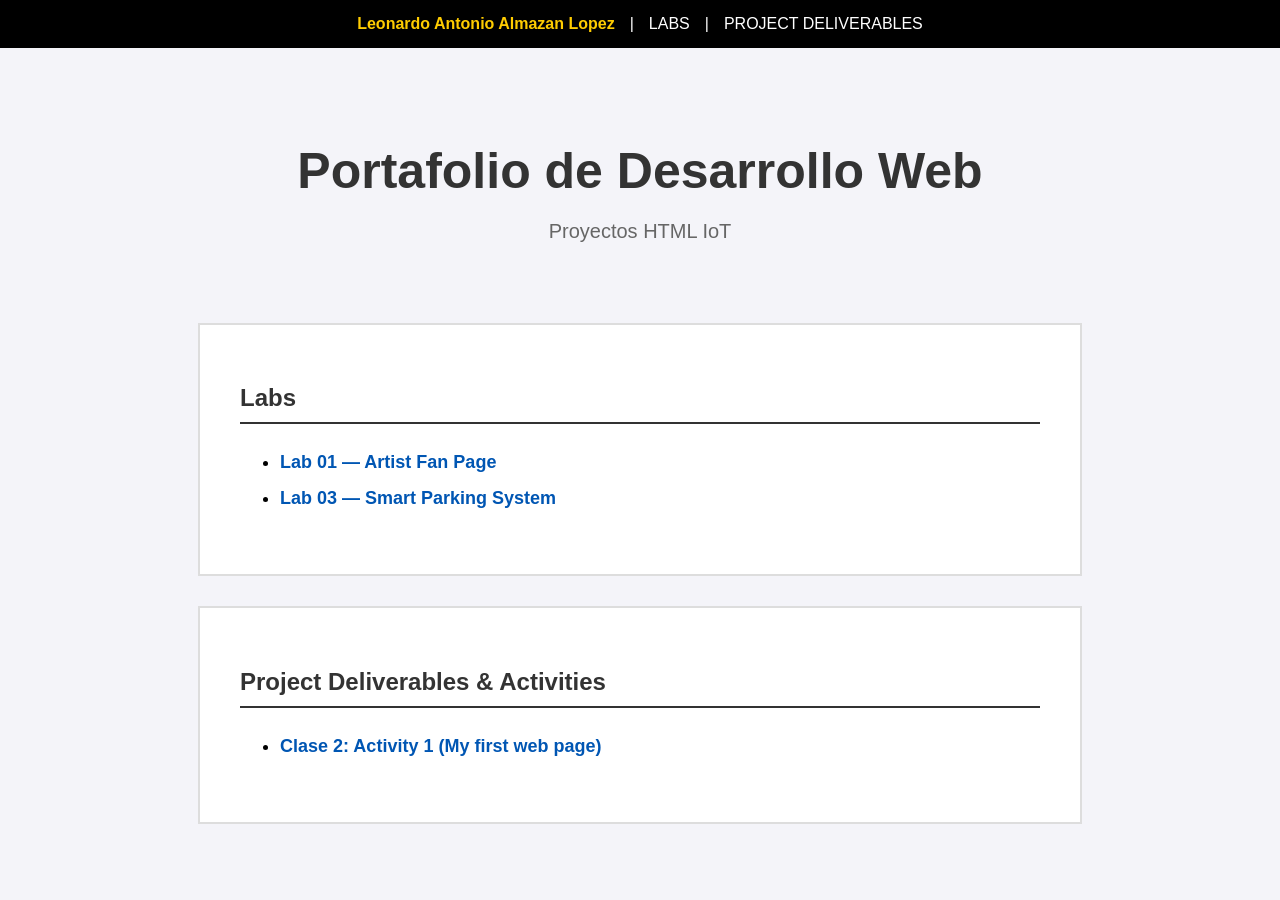
<file: index.html>
<!DOCTYPE html>
<html lang="es">
<head>
    <meta charset="UTF-8">
    <meta name="viewport" content="width=device-width, initial-scale=1.0">
    <title>Portafolio - A01715142</title>
</head>
<body style="
    margin: 0;
    background-color: #f4f4f9;
    font-family: Arial, Helvetica, sans-serif;
    ">

    <!-- MENÚ GLOBAL OBLIGATORIO -->
    <div style="
        background-color: black;
        padding: 15px;
        display: flex;
        justify-content: center;
    ">
        <a href="index.html" style="color: #ffcc00; text-decoration: none; padding: 0 15px; font-weight: 800;">Leonardo Antonio Almazan Lopez</a>
        <span style="color: white;">|</span>
        <a href="#labs" style="color: white; text-decoration: none; padding: 0 15px;">LABS</a>
        <span style="color: white;">|</span>
        <a href="#projects" style="color: white; text-decoration: none; padding: 0 15px;">PROJECT DELIVERABLES</a>
    </div>

    <!-- BIENVENIDA -->
    <div style="padding: 60px 20px; text-align: center;">
        <h1 style="color: #333333; font-size: 50px; margin-bottom: 10px;">Portafolio de Desarrollo Web</h1>
        <p style="font-size: 20px; color: #666666;">Proyectos HTML IoT</p>
    </div>

    <!-- SECCIÓN DE LABS -->
    <div id="labs" style="
        background-color: white;
        max-width: 800px;
        margin: 0 auto 30px auto;
        padding: 40px;
        border: 2px solid #dddddd;
    ">
        <h2 style="color: #333333; border-bottom: 2px solid #333; padding-bottom: 10px;">Labs</h2>
        <ul style="font-size: 18px; line-height: 2;">
            <!-- RUTA HACIA EL LAB 01 (clase3 -> lab01 -> index.html) -->
            <li><a href="clase3/lab01/index.html" style="color: #0056b3; text-decoration: none; font-weight: bold;">Lab 01 — Artist Fan Page</a></li>
            <!-- NUEVO: RUTA HACIA EL LAB 3 -->
            <li><a href="clase4/lab03/index.html" style="color: #0056b3; text-decoration: none; font-weight: bold;">Lab 03 — Smart Parking System</a></li>
        </ul>
    </div>

    <!-- SECCIÓN DE ACTIVITIES / CLASES ANTERIORES -->
    <div id="projects" style="
        background-color: white;
        max-width: 800px;
        margin: 0 auto;
        padding: 40px;
        border: 2px solid #dddddd;
    ">
        <h2 style="color: #333333; border-bottom: 2px solid #333; padding-bottom: 10px;">Project Deliverables & Activities</h2>
        <ul style="font-size: 18px; line-height: 2;">
            <!-- RUTA HACIA LA ACTIVIDAD 2 (clase2 -> Activity2 -> index.html) -->
            <li><a href="clase2/Activity1/index.html" style="color: #0056b3; text-decoration: none; font-weight: bold;">Clase 2: Activity 1 (My first web page)</a></li>
        </ul>
    </div>
</body>
</html>
</file>
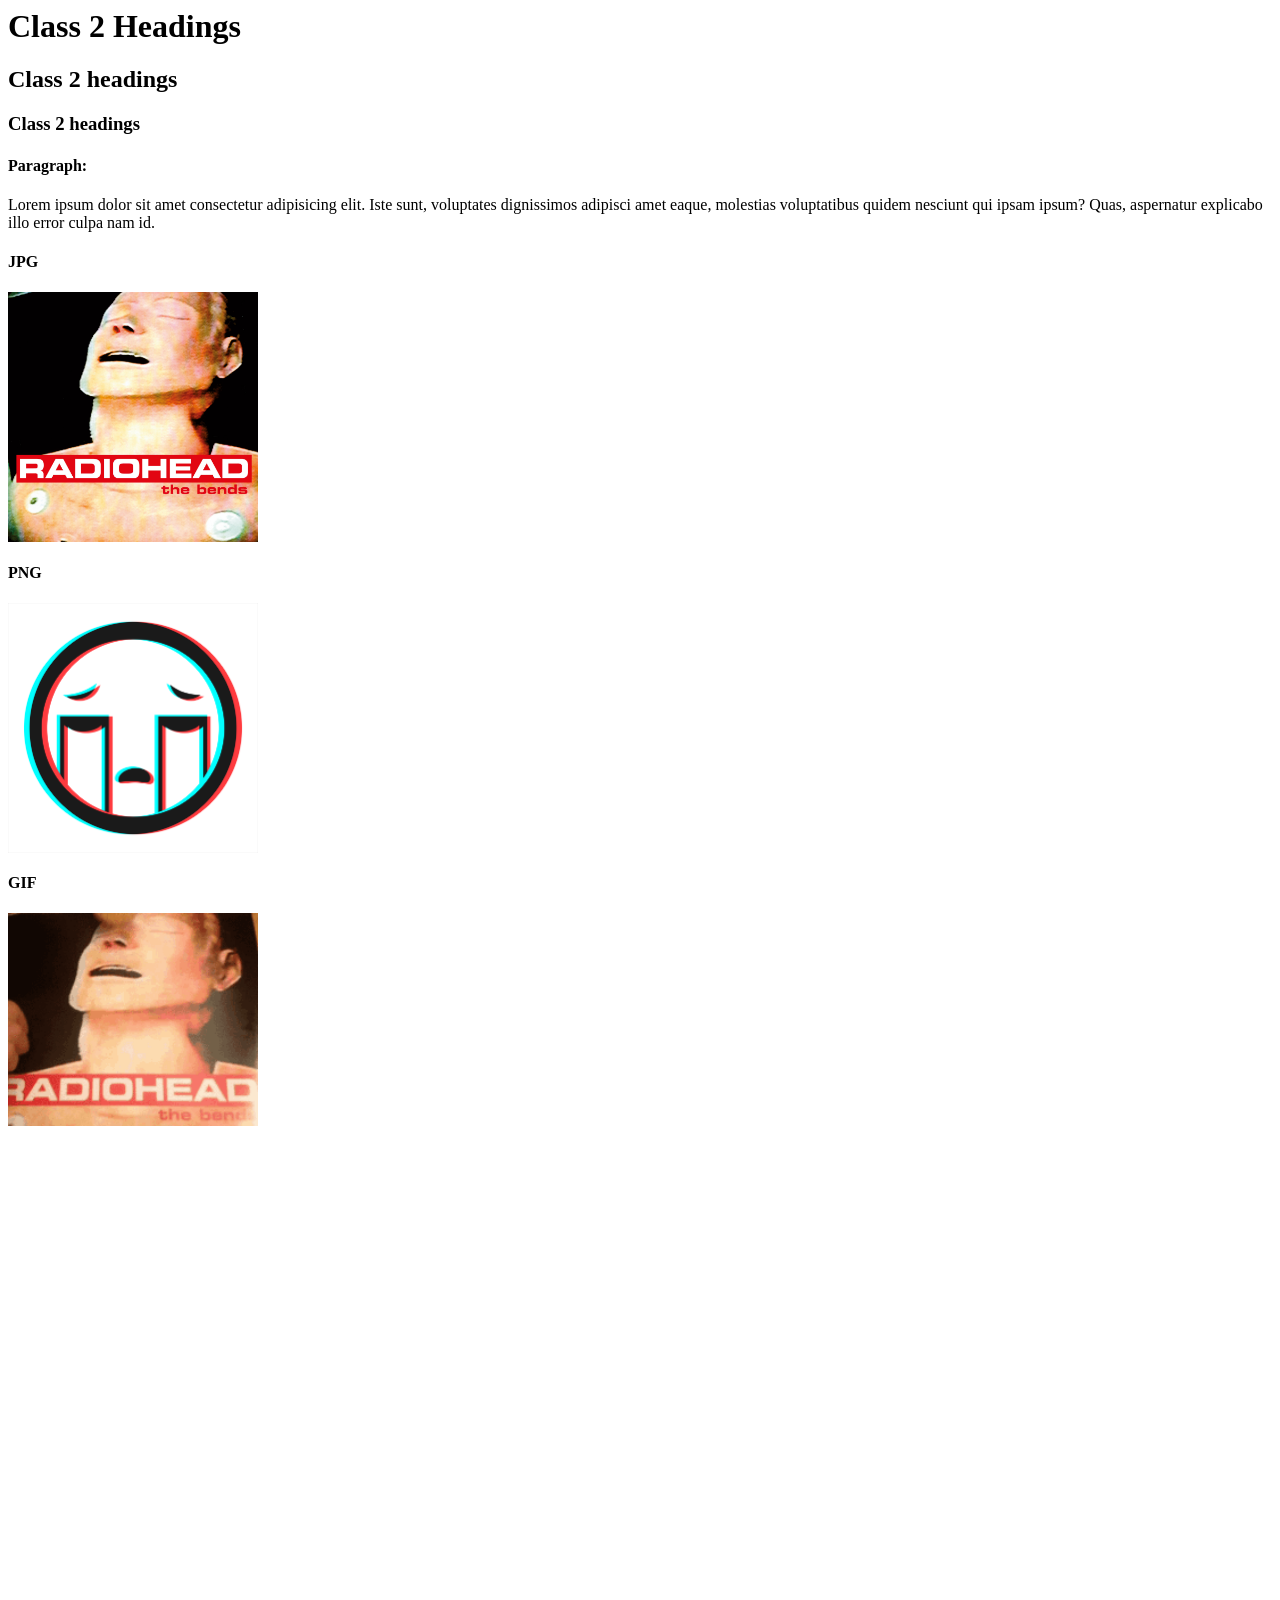
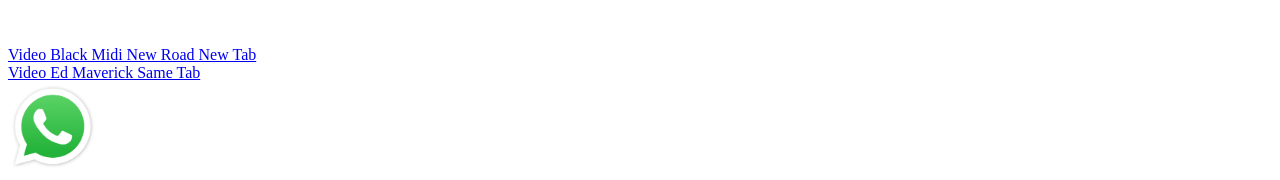
<file: clase2/Activity1/index.html>
<html>
    <head>
        <title>Class2 website</title>
        <meta charset="utf-8">
        <meta lang="Spanish">
    </head>
    <body>
        <h1>Class 2 Headings</h1>
        <h2>Class 2 headings</h2>
        <h3>Class 2 headings</h3>

        <h4>Paragraph:</h4>
        <p>Lorem ipsum dolor sit amet consectetur adipisicing elit. Iste sunt, voluptates dignissimos adipisci amet eaque, molestias voluptatibus quidem nesciunt qui ipsam ipsum? Quas, aspernatur explicabo illo error culpa nam id.</p>

        <h4>JPG</h4>
        <img src="the bends.jpg" width="250">
        <br>
        <h4>PNG</h4>
        <img src="png prueba.png" width="250">
        <br>
        <h4>GIF</h4>
        <img src="radiohead-the-bends.gif" width="250">
        <br>
        <iframe width="640" height="520" src="https://www.youtube.com/embed/K9VRUad8c3o" title="Radiohead - Fake Plastic Trees | guitar lesson" frameborder="0" allow="accelerometer; autoplay; clipboard-write; encrypted-media; gyroscope; picture-in-picture; web-share" referrerpolicy="strict-origin-when-cross-origin" allowfullscreen></iframe>
        <br>
        <a href="https://www.youtube.com/watch?v=Hpf5s_o3dE4&list=RDHpf5s_o3dE4&start_radio=1" target="_blank">Video Black Midi New Road New Tab</a>
        <br>
        <a href="https://www.youtube.com/watch?v=OMZi5t57rNc&list=RDOMZi5t57rNc&start_radio=1">Video Ed Maverick Same Tab</a>

        <br>
        <a href="https://wa.me/7226983465?text=Hello" target="_blank"><img src="WhatsApp.svg.webp" width="90"></a>
    </body>
</html>
</file>
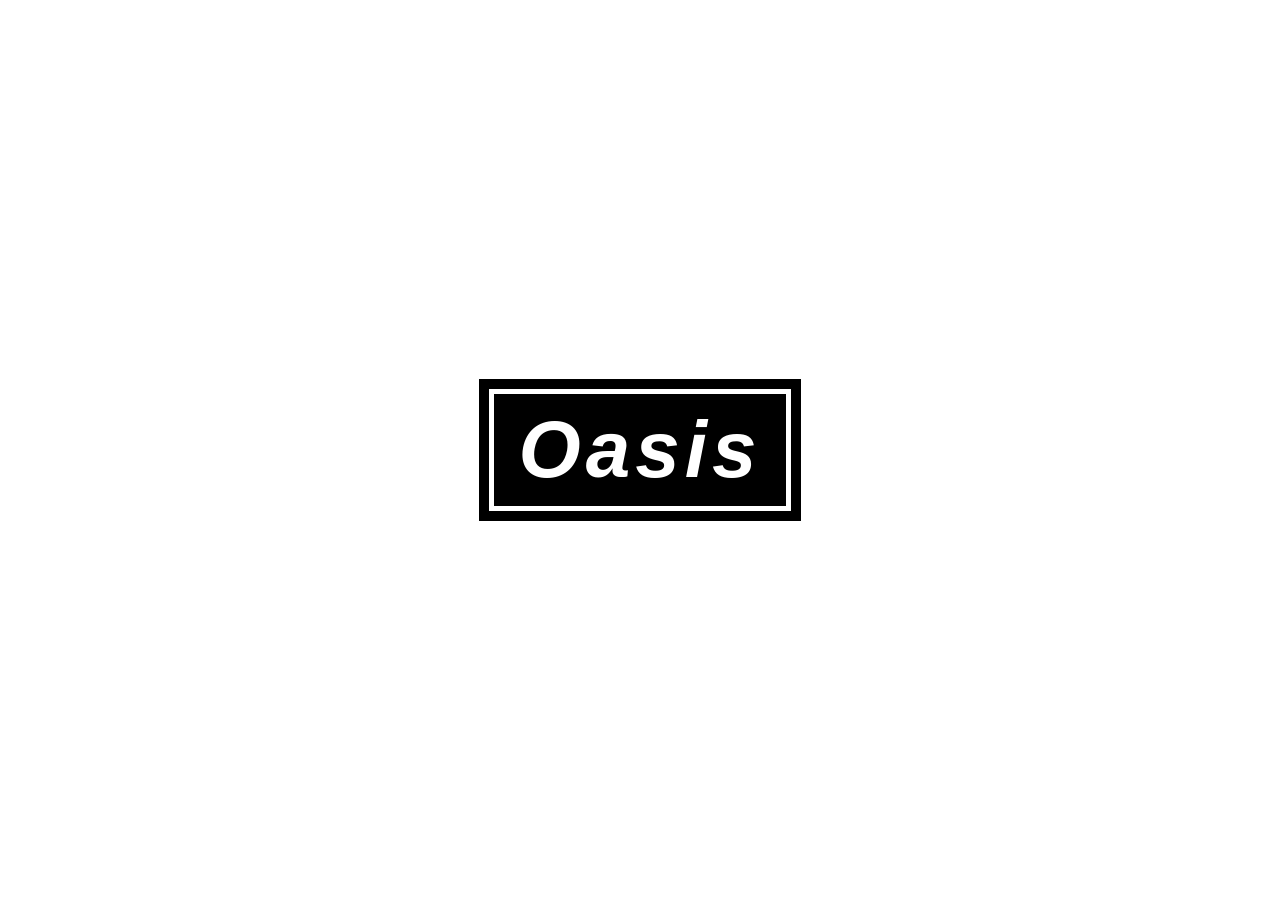
<file: clase3/Activity/index.html>
<!DOCTYPE html>
<html lang="en">
<head>
    <meta charset="UTF-8">
    <meta name="viewport" content="width=<device-width>, initial-scale=1.0">
    <title>Document</title>
</head>
<body style="
    margin: 0; /*this line removes the default space around the body*/
    background-color: #ffffff;
    height: 100vh; /*Make the body a 100% of the viewport height*/
    display: flex; /*Enables the flexbox layout*/
    justify-content: center; /*Centering the content horizontal*/
    align-items: center; /*Centering the content vertically*/
    ">
    

    <div style="
    background-color: black;
    padding: 10px;
    ">
        <div style="
        border: 5px solid white;
        text-align: center;
        background-color: black;
        padding: 10px 25px;
        ">
            <h1 style="
            margin: 0px;
            color: #ffffff;
            font-family: Arial, Helvetica, sans-serif;
            font-size: 80px;
            font-weight: 800; /*Font heavier*/
            letter-spacing: 5px;
            ">
            <i>Oasis</i></h1>
        </div>
    </div>
</body>
</html>
</file>
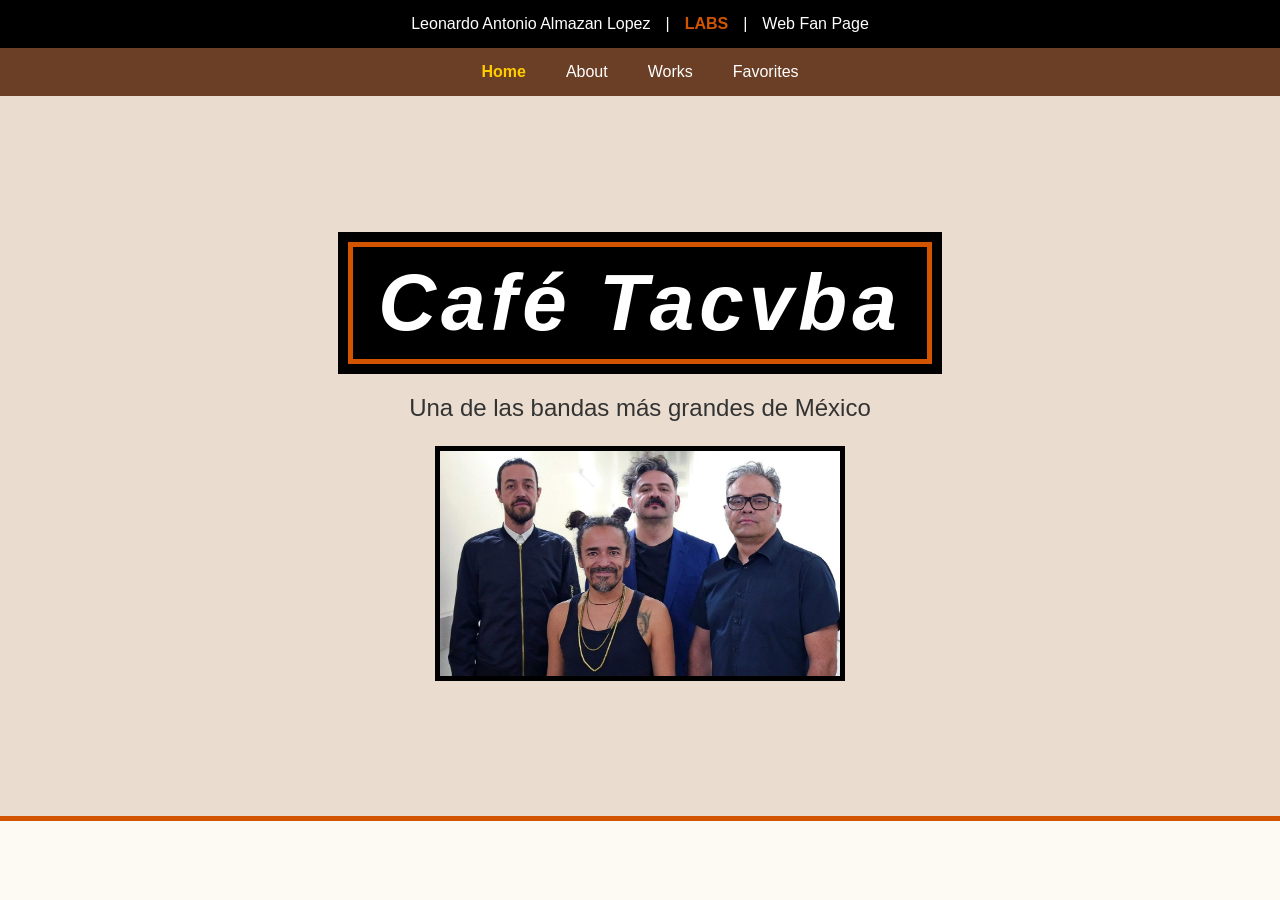
<file: clase3/lab01/index.html>
<!DOCTYPE html>
<html lang="es">
<head>
    <meta charset="UTF-8">
    <meta name="viewport" content="width=device-width, initial-scale=1.0">
    <title>Home - Café Tacvba</title>
</head>
<body style="
    margin: 0; 
    background-color: #fdfaf3;
    font-family: Arial, Helvetica, sans-serif;
    ">

    <!-- GLOBAL NAVIGATION -->
    <div style="
        background-color: black;
        padding: 15px;
        display: flex;
        justify-content: center;
    ">
        <a href="../../index.html" style="color: #ffffff; text-decoration: none; padding: 0 15px;">Leonardo Antonio Almazan Lopez</a>
        <span style="color: white;">|</span>
        <a href="../../index.html" style="color: #d35400; text-decoration: none; padding: 0 15px; font-weight: 800;">LABS</a>
        <span style="color: white;">|</span>
        <a href="../../index.html" style="color: #ffffff; text-decoration: none; padding: 0 15px;">Web Fan Page</a>
    </div>

    <!-- PAGE NAVIGATION -->
    <div style="
        background-color: #6b3e26;
        padding: 15px;
        display: flex;
        justify-content: center;
    ">
        <a href="index.html" style="color: #ffcc00; text-decoration: none; padding: 0 20px; font-weight: 800;">Home</a>
        <a href="about.html" style="color: white; text-decoration: none; padding: 0 20px;">About</a>
        <a href="works.html" style="color: white; text-decoration: none; padding: 0 20px;">Works</a>
        <a href="favorites.html" style="color: white; text-decoration: none; padding: 0 20px;">Favorites</a>
    </div>

    <!-- HOME SECTION -->
    <div style="
        height: 80vh; 
        background-color: #eaddcf;
        display: flex; 
        flex-direction: column; 
        justify-content: center;
        align-items: center;
        border-bottom: 5px solid #d35400;
    ">
        <div style="
            background-color: black;
            padding: 10px;
            margin-bottom: 20px;
        ">
            <div style="
                border: 5px solid #d35400;
                text-align: center;
                background-color: black;
                padding: 10px 25px;
            ">
                <h1 style="
                    margin: 0px;
                    color: #ffffff;
                    font-size: 80px;
                    font-weight: 800;
                    letter-spacing: 5px;
                ">
                <i>Café Tacvba</i></h1>
            </div>
        </div>
        
        <p style="font-size: 24px; color: #333333; margin-top: 0;">Una de las bandas más grandes de México</p>
        
        <img src="cafeta.jpg" alt="Café Tacvba" style="
            width: 400px;
            border: 5px solid black;
        ">
    </div>

</body>
</html>
</file>
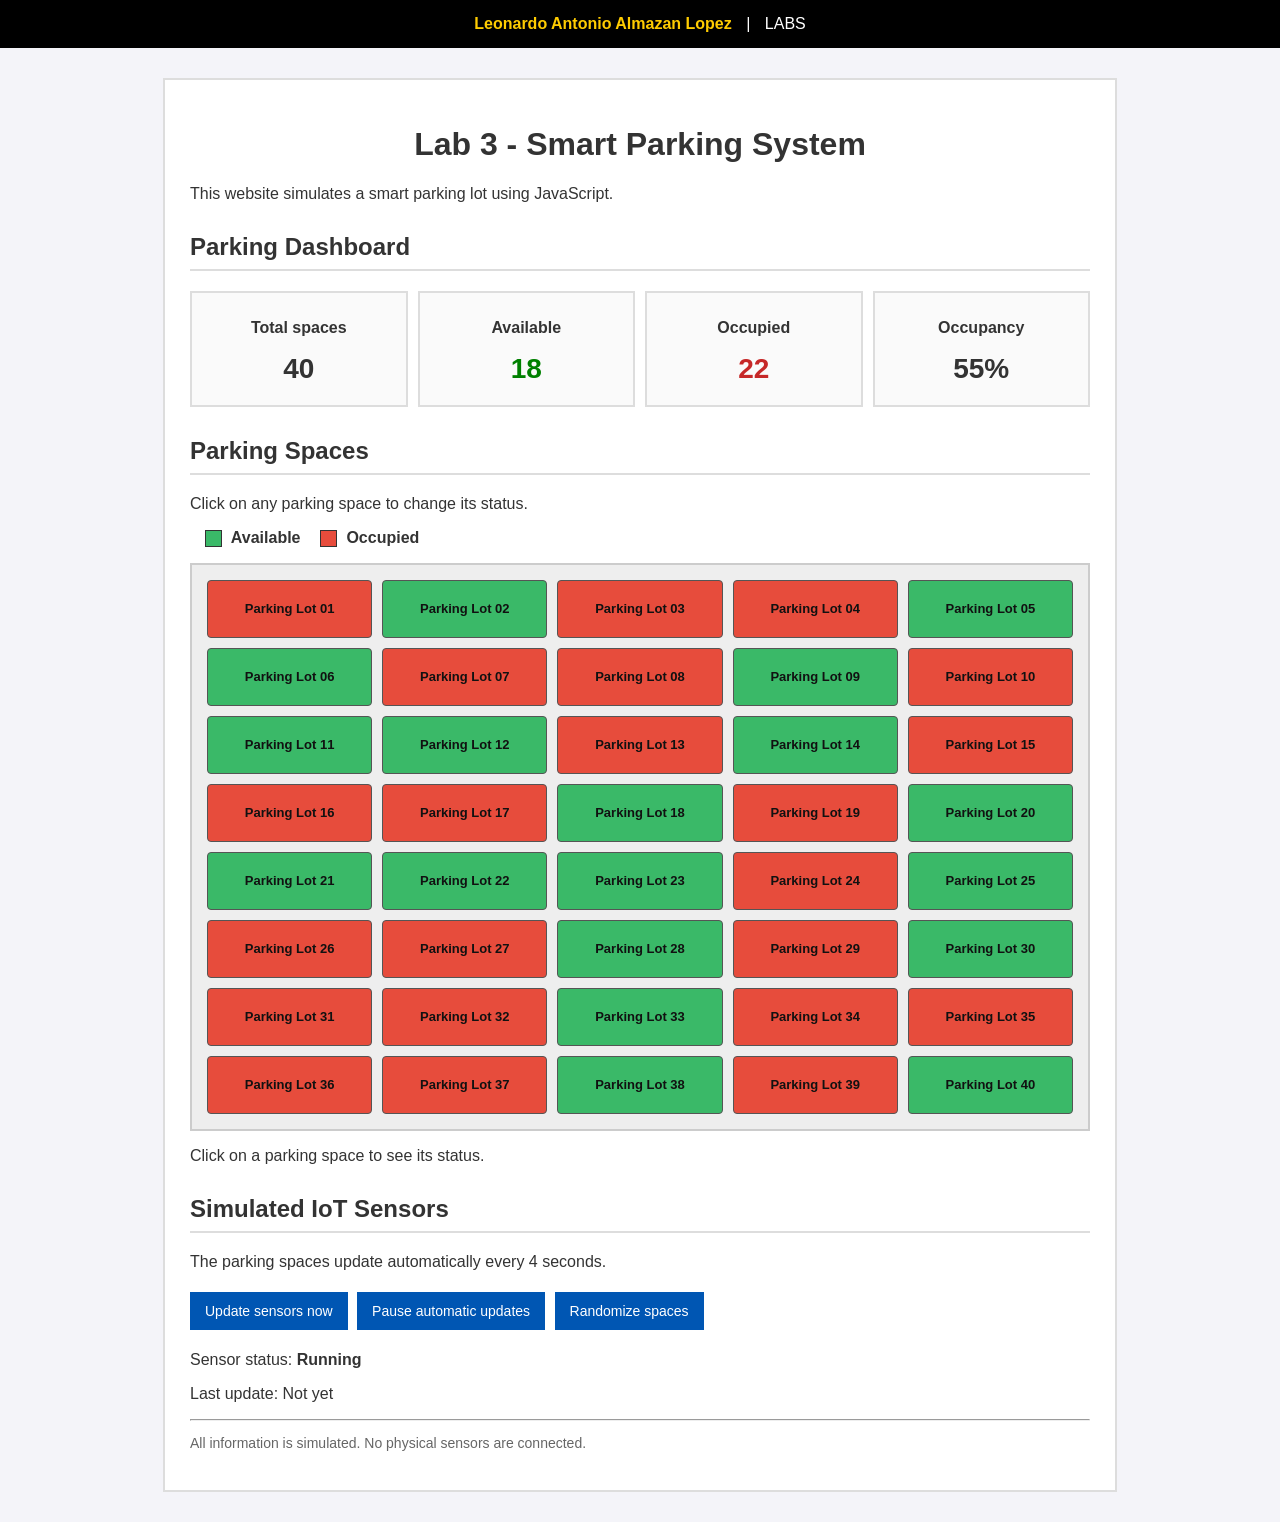
<file: clase4/lab03/index.html>
<!DOCTYPE html>
<html lang="en">
<head>
    <meta charset="UTF-8">
    <meta name="viewport" content="width=device-width, initial-scale=1.0">
    <title>Lab 3 - Smart Parking System</title>
    <link rel="stylesheet" href="styles.css">
</head>
<body>

    <!-- Menu like the one in my portfolio -->
    <div class="menu">
        <a class="name" href="../../index.html">Leonardo Antonio Almazan Lopez</a>
        <span>|</span>
        <a href="../../index.html#labs">LABS</a>
    </div>

    <div class="container">
        <h1>Lab 3 - Smart Parking System</h1>
        <p>This website simulates a smart parking lot using JavaScript.</p>

        <h2>Parking Dashboard</h2>
        <div class="dashboard">
            <div class="box">
                <h3>Total spaces</h3>
                <p id="total">0</p>
            </div>
            <div class="box">
                <h3>Available</h3>
                <p id="available">0</p>
            </div>
            <div class="box">
                <h3>Occupied</h3>
                <p id="occupied">0</p>
            </div>
            <div class="box">
                <h3>Occupancy</h3>
                <p id="percentage">0%</p>
            </div>
        </div>

        <h2>Parking Spaces</h2>
        <p>Click on any parking space to change its status.</p>
        <p class="legend">
            <span class="green-square"></span> Available
            <span class="red-square"></span> Occupied
        </p>

        <!-- JavaScript creates the parking buttons in this div -->
        <div id="parking-lot" class="parking-lot"></div>
        <p id="selected-space">Click on a parking space to see its status.</p>

        <h2>Simulated IoT Sensors</h2>
        <p>The parking spaces update automatically every 4 seconds.</p>
        <button class="control" onclick="simulateSensors()">Update sensors now</button>
        <button class="control" id="pause-button" onclick="pauseSimulation()">Pause automatic updates</button>
        <button class="control" onclick="randomizeSpaces()">Randomize spaces</button>

        <p>Sensor status: <strong id="sensor-status">Running</strong></p>
        <p>Last update: <span id="last-update">Not yet</span></p>
        <hr>
        <p class="note">All information is simulated. No physical sensors are connected.</p>
    </div>

    <script src="script.js"></script>
</body>
</html>
</file>
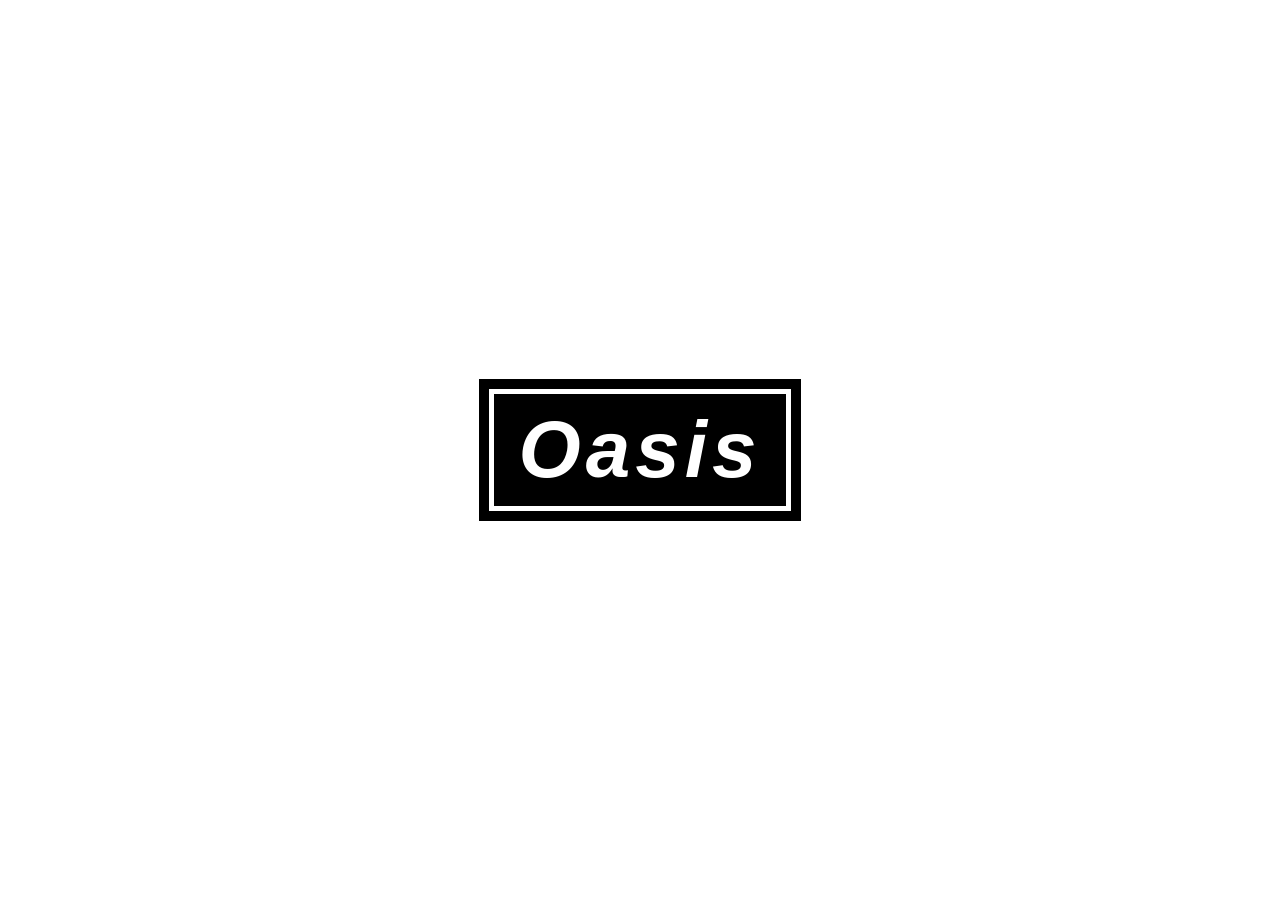
<file: clase3/Activity/external.html>
<!DOCTYPE html>
<html lang="en">
<head>
    <meta charset="UTF-8">
    <meta name="viewport" content="width=<device-width>, initial-scale=1.0">
    <title>Document</title>
    <link rel="stylesheet" type="text/css" href="styles.css">
</head>
<body>
    <div id="content">
        <div id="logs">
            <h1>
                <i>
                    Oasis
                </i>
            </h1>
        </div>
    </div>
</body>
</html>
</file>
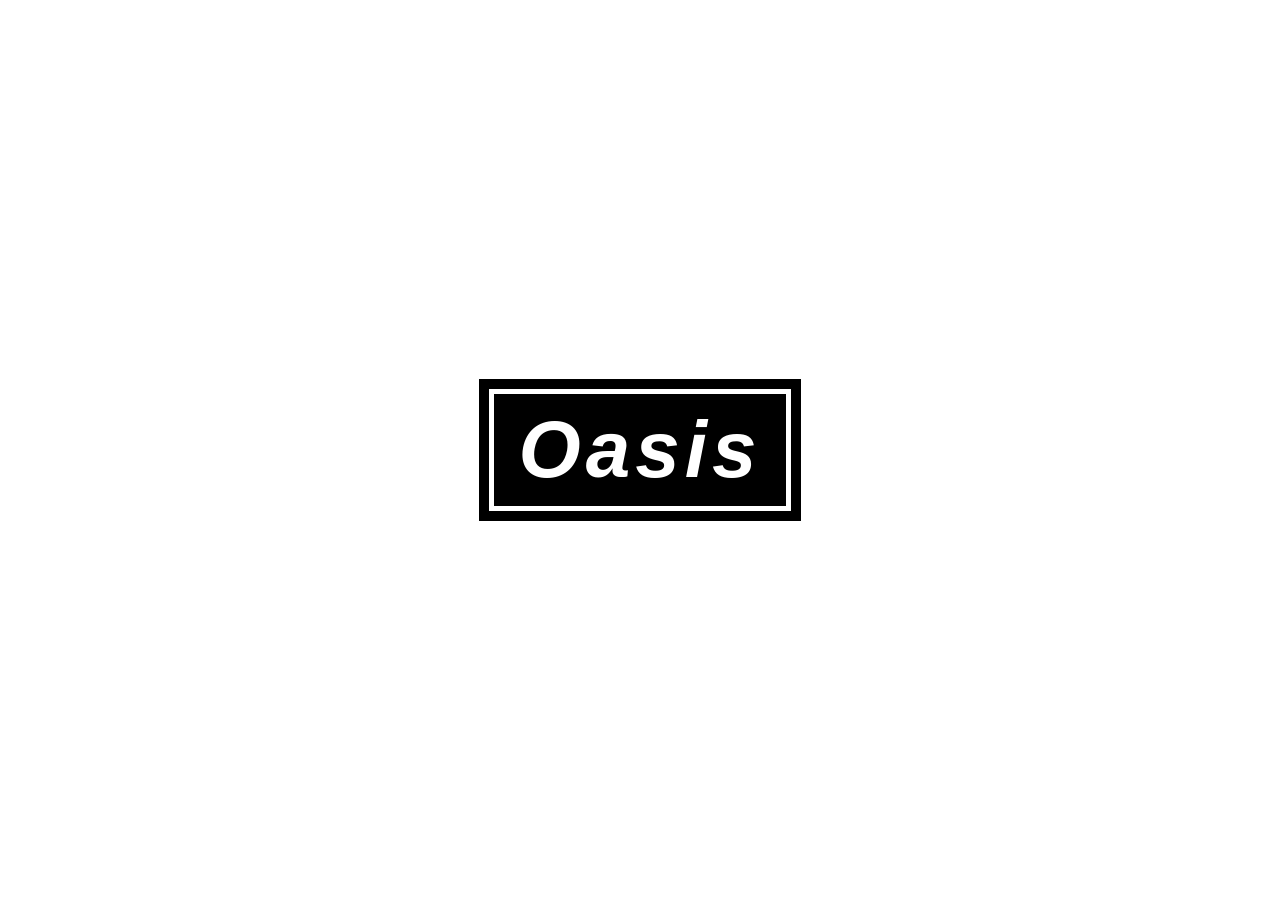
<file: clase3/Activity/internal.html>
<!DOCTYPE html>
<html lang="en">
<head>
    <meta charset="UTF-8">
    <meta name="viewport" content="width=<device-width>, initial-scale=1.0">
    <title>Document</title>
    <!--This is an internal stylesheet-->
    <style>
        body {
            margin: 0; /*this line removes the default space around the body*/
            background-color: #ffffff;
            height: 100vh; /*Make the body a 100% of the viewport height*/
            display: flex; /*Enables the flexbox layout*/
            justify-content: center; /*Centering the content horizontal*/
            align-items: center; /*Centering the content vertically*/
        }

        #content{
             background-color: black;
            padding: 10px;
        }
        
       #logs{
            border: 5px solid white;
            text-align: center;
            background-color: black;
            padding: 10px 25px;
       } 

       h1{
            margin: 0px;
            color: #ffffff;
            font-family: Arial, Helvetica, sans-serif;
            font-size: 80px;
            font-weight: 800; /*Font heavier*/
            letter-spacing: 5px;
       }
    </style>
</head>
<body>
    <div id="content">
        <div id="logs">
            <h1>
                <i>
                    Oasis
                </i>
            </h1>
        </div>
    </div>
</body>
</html>
</file>
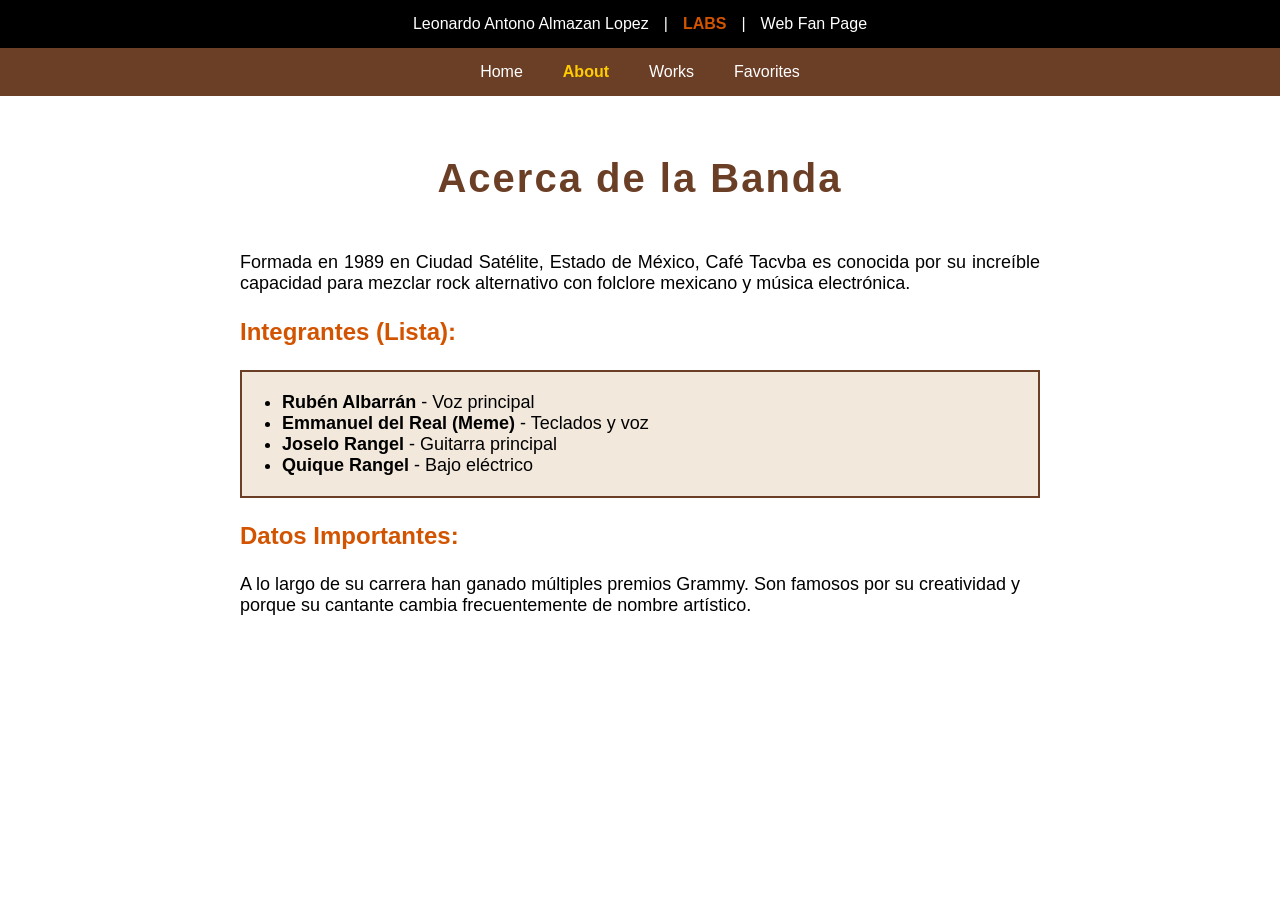
<file: clase3/lab01/about.html>
<!DOCTYPE html>
<html lang="es">
<head>
    <meta charset="UTF-8">
    <meta name="viewport" content="width=device-width, initial-scale=1.0">
    <title>About - Café Tacvba</title>
</head>
<body style="
    margin: 0; 
    background-color: #ffffff;
    font-family: Arial, Helvetica, sans-serif;
    ">

    <!-- GLOBAL NAVIGATION -->
    <div style="background-color: black; padding: 15px; display: flex; justify-content: center;">
        <a href="../../index.html" style="color: #ffffff; text-decoration: none; padding: 0 15px;">Leonardo Antono Almazan Lopez</a>
        <span style="color: white;">|</span>
        <a href="../../index.html" style="color: #d35400; text-decoration: none; padding: 0 15px; font-weight: 800;">LABS</a>
        <span style="color: white;">|</span>
        <a href="../../index.html" style="color: #ffffff; text-decoration: none; padding: 0 15px;">Web Fan Page</a>
    </div>

    <!-- PAGE NAVIGATION -->
    <div style="background-color: #6b3e26; padding: 15px; display: flex; justify-content: center;">
        <a href="index.html" style="color: white; text-decoration: none; padding: 0 20px;">Home</a>
        <a href="about.html" style="color: #ffcc00; text-decoration: none; padding: 0 20px; font-weight: 800;">About</a>
        <a href="works.html" style="color: white; text-decoration: none; padding: 0 20px;">Works</a>
        <a href="favorites.html" style="color: white; text-decoration: none; padding: 0 20px;">Favorites</a>
    </div>

    <!-- ABOUT SECTION -->
    <div style="
        padding: 60px 20px;
        display: flex;
        flex-direction: column;
        align-items: center;
    ">
        <h2 style="color: #6b3e26; font-size: 40px; letter-spacing: 2px; margin-top: 0;">Acerca de la Banda</h2>
        
        <div style="width: 800px;">
            <p style="font-size: 18px; text-align: justify;">
                Formada en 1989 en Ciudad Satélite, Estado de México, Café Tacvba es conocida por su increíble capacidad para mezclar rock alternativo con folclore mexicano y música electrónica.
            </p>
            
            <h3 style="color: #d35400; font-size: 24px;">Integrantes (Lista):</h3>
            <ul style="font-size: 18px; background-color: #f2e8dc; padding: 20px 40px; border: 2px solid #6b3e26;">
                <li><strong>Rubén Albarrán</strong> - Voz principal</li>
                <li><strong>Emmanuel del Real (Meme)</strong> - Teclados y voz</li>
                <li><strong>Joselo Rangel</strong> - Guitarra principal</li>
                <li><strong>Quique Rangel</strong> - Bajo eléctrico</li>
            </ul>

            <h3 style="color: #d35400; font-size: 24px;">Datos Importantes:</h3>
            <p style="font-size: 18px;">
                A lo largo de su carrera han ganado múltiples premios Grammy. Son famosos por su creatividad y porque su cantante cambia frecuentemente de nombre artístico.
            </p>
        </div>
    </div>

</body>
</html>
</file>
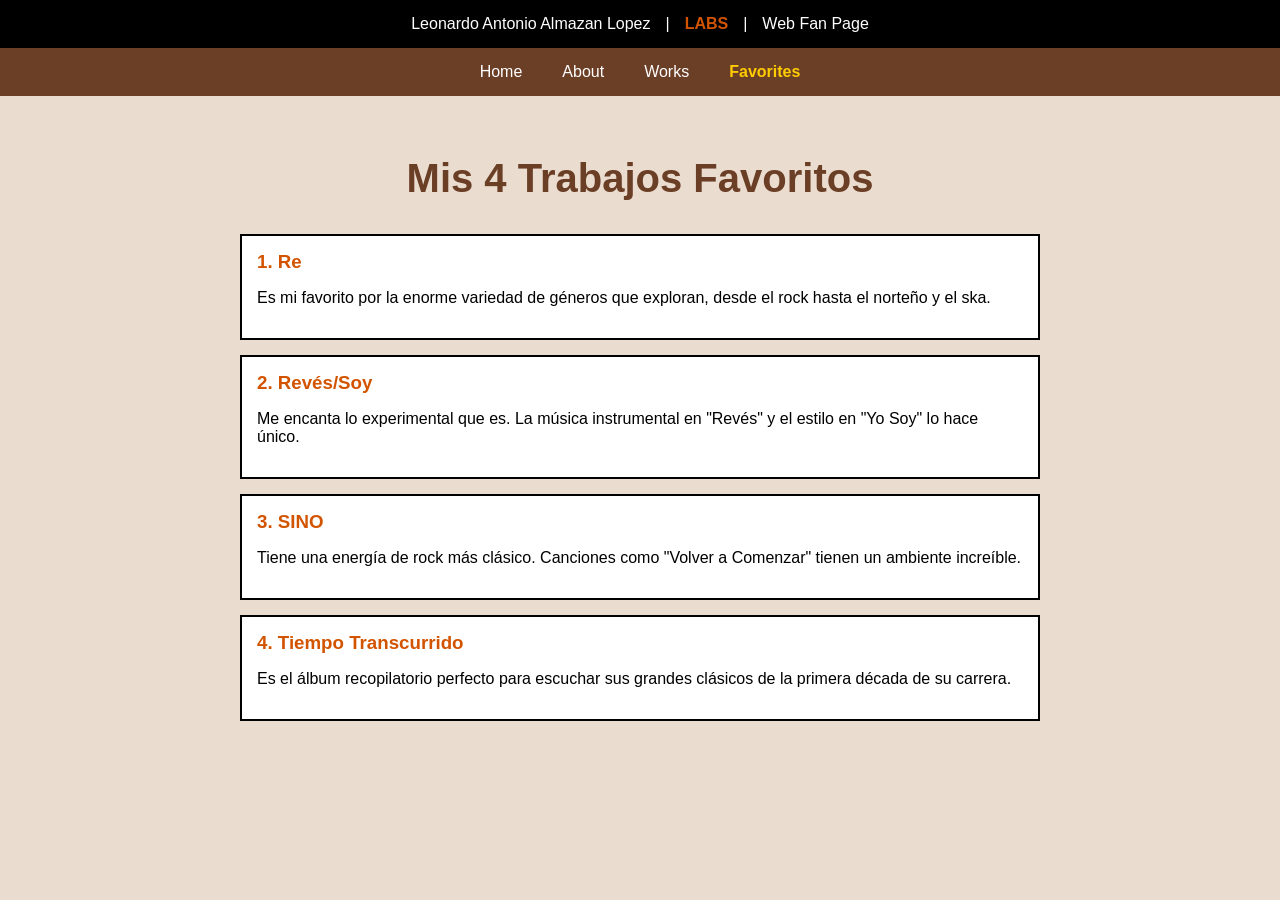
<file: clase3/lab01/favorites.html>
<!DOCTYPE html>
<html lang="es">
<head>
    <meta charset="UTF-8">
    <meta name="viewport" content="width=device-width, initial-scale=1.0">
    <title>Favorites - Café Tacvba</title>
</head>
<body style="
    margin: 0; 
    background-color: #eaddcf;
    font-family: Arial, Helvetica, sans-serif;
    ">

    <!-- GLOBAL NAVIGATION -->
    <div style="background-color: black; padding: 15px; display: flex; justify-content: center;">
        <a href="../../index.html" style="color: #ffffff; text-decoration: none; padding: 0 15px;">Leonardo Antonio Almazan Lopez</a>
        <span style="color: white;">|</span>
        <a href="../../index.html" style="color: #d35400; text-decoration: none; padding: 0 15px; font-weight: 800;">LABS</a>
        <span style="color: white;">|</span>
        <a href="../../index.html" style="color: #ffffff; text-decoration: none; padding: 0 15px;">Web Fan Page</a>
    </div>

    <!-- PAGE NAVIGATION -->
    <div style="background-color: #6b3e26; padding: 15px; display: flex; justify-content: center;">
        <a href="index.html" style="color: white; text-decoration: none; padding: 0 20px;">Home</a>
        <a href="about.html" style="color: white; text-decoration: none; padding: 0 20px;">About</a>
        <a href="works.html" style="color: white; text-decoration: none; padding: 0 20px;">Works</a>
        <a href="favorites.html" style="color: #ffcc00; text-decoration: none; padding: 0 20px; font-weight: 800;">Favorites</a>
    </div>

    <!-- FAVORITES SECTION -->
    <div style="
        padding: 60px 20px;
        display: flex;
        flex-direction: column;
        align-items: center;
    ">
        <h2 style="color: #6b3e26; font-size: 40px; margin-top: 0;">Mis 4 Trabajos Favoritos</h2>
        
        <div style="width: 800px;">
            <div style="background-color: white; padding: 15px; margin-bottom: 15px; border: 2px solid black;">
                <h3 style="color: #d35400; margin: 0px;">1. Re</h3>
                <p>Es mi favorito por la enorme variedad de géneros que exploran, desde el rock hasta el norteño y el ska.</p>
            </div>

            <div style="background-color: white; padding: 15px; margin-bottom: 15px; border: 2px solid black;">
                <h3 style="color: #d35400; margin: 0px;">2. Revés/Soy</h3>
                <p>Me encanta lo experimental que es. La música instrumental en "Revés" y el estilo en "Yo Soy" lo hace único.</p>
            </div>

            <div style="background-color: white; padding: 15px; margin-bottom: 15px; border: 2px solid black;">
                <h3 style="color: #d35400; margin: 0px;">3. SINO</h3>
                <p>Tiene una energía de rock más clásico. Canciones como "Volver a Comenzar" tienen un ambiente increíble.</p>
            </div>

            <div style="background-color: white; padding: 15px; margin-bottom: 15px; border: 2px solid black;">
                <h3 style="color: #d35400; margin: 0px;">4. Tiempo Transcurrido</h3>
                <p>Es el álbum recopilatorio perfecto para escuchar sus grandes clásicos de la primera década de su carrera.</p>
            </div>
        </div>
    </div>

</body>
</html>
</file>
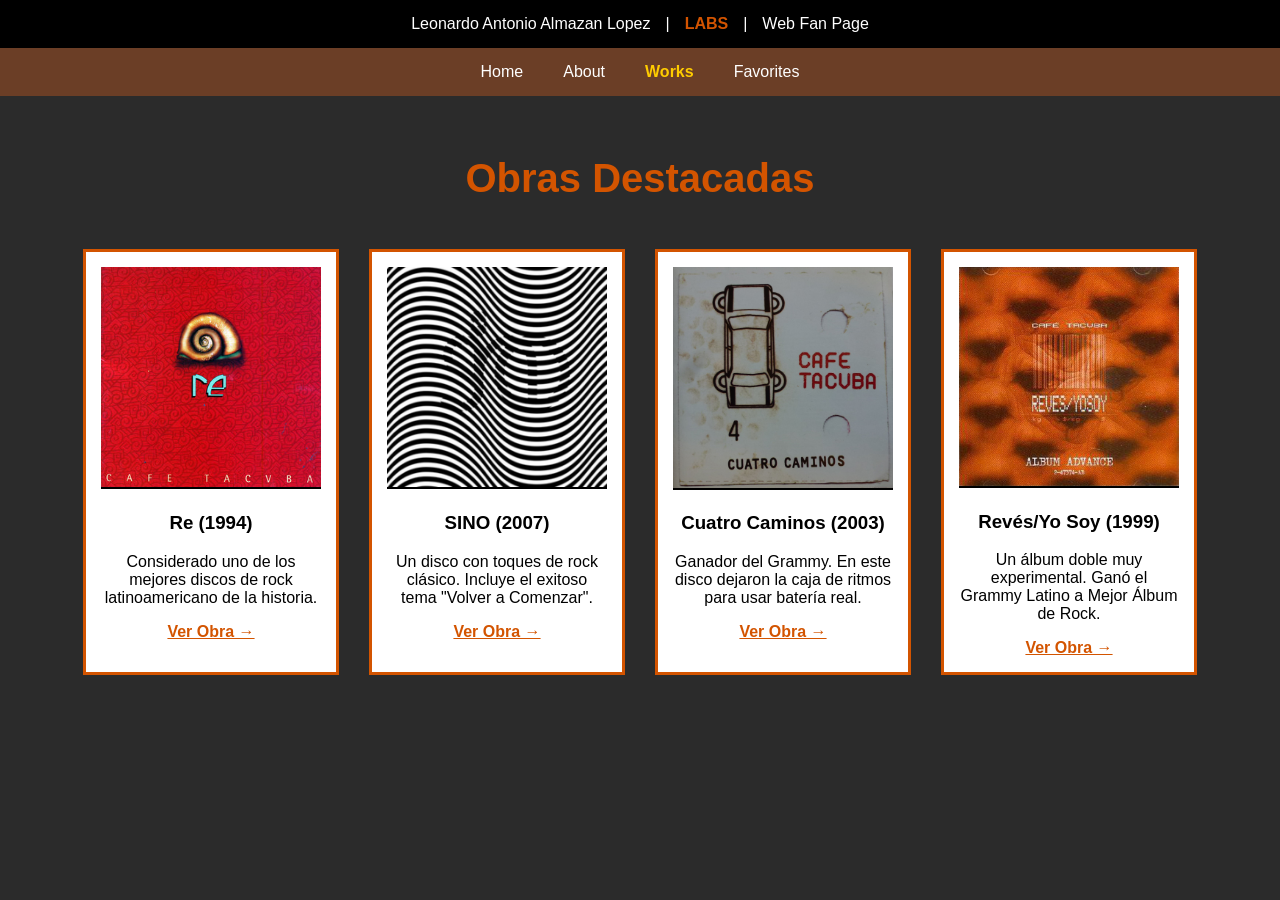
<file: clase3/lab01/works.html>
<!DOCTYPE html>
<html lang="es">
<head>
    <meta charset="UTF-8">
    <meta name="viewport" content="width=device-width, initial-scale=1.0">
    <title>Works - Café Tacvba</title>
</head>
<body style="
    margin: 0; 
    background-color: #2b2b2b;
    color: white;
    font-family: Arial, Helvetica, sans-serif;
    ">

    <!-- GLOBAL NAVIGATION -->
    <div style="background-color: black; padding: 15px; display: flex; justify-content: center;">
        <a href="../../index.html" style="color: #ffffff; text-decoration: none; padding: 0 15px;">Leonardo Antonio Almazan Lopez</a>
        <span style="color: white;">|</span>
        <a href="../../index.html" style="color: #d35400; text-decoration: none; padding: 0 15px; font-weight: 800;">LABS</a>
        <span style="color: white;">|</span>
        <a href="../../index.html" style="color: #ffffff; text-decoration: none; padding: 0 15px;">Web Fan Page</a>
    </div>

    <!-- PAGE NAVIGATION -->
    <div style="background-color: #6b3e26; padding: 15px; display: flex; justify-content: center;">
        <a href="index.html" style="color: white; text-decoration: none; padding: 0 20px;">Home</a>
        <a href="about.html" style="color: white; text-decoration: none; padding: 0 20px;">About</a>
        <a href="works.html" style="color: #ffcc00; text-decoration: none; padding: 0 20px; font-weight: 800;">Works</a>
        <a href="favorites.html" style="color: white; text-decoration: none; padding: 0 20px;">Favorites</a>
    </div>

    <!-- WORKS SECTION -->
    <div style="padding: 60px 20px;">
        <h2 style="color: #d35400; text-align: center; font-size: 40px; margin-top: 0;">Obras Destacadas</h2>

        <!-- Contenedor Flexbox para acomodar las 4 obras -->
        <div style="display: flex; justify-content: center; flex-wrap: wrap; max-width: 1200px; margin: 0 auto;">
            
            <div style="background-color: #ffffff; color: black; width: 220px; padding: 15px; margin: 15px; border: 3px solid #d35400; text-align: center;">
                <img src="re.jpg" alt="Re" style="width: 100%; border-bottom: 2px solid black;">
                <h3>Re (1994)</h3>
                <p>Considerado uno de los mejores discos de rock latinoamericano de la historia.</p>
                <a href="https://es.wikipedia.org/wiki/Re_(%C3%A1lbum_de_Caf%C3%A9_Tacvba)" target="_blank" style="color: #d35400; font-weight: 800;">Ver Obra →</a>
            </div>

            <div style="background-color: #ffffff; color: black; width: 220px; padding: 15px; margin: 15px; border: 3px solid #d35400; text-align: center;">
                <img src="SINO.png" alt="SINO" style="width: 100%; border-bottom: 2px solid black;">
                <h3>SINO (2007)</h3>
                <p>Un disco con toques de rock clásico. Incluye el exitoso tema "Volver a Comenzar".</p>
                <a href="https://es.wikipedia.org/wiki/Sino_(%C3%A1lbum)" target="_blank" style="color: #d35400; font-weight: 800;">Ver Obra →</a>
            </div>

            <div style="background-color: #ffffff; color: black; width: 220px; padding: 15px; margin: 15px; border: 3px solid #d35400; text-align: center;">
                <img src="cuatro caminos.jpg" alt="Cuatro Caminos" style="width: 100%; border-bottom: 2px solid black;">
                <h3>Cuatro Caminos (2003)</h3>
                <p>Ganador del Grammy. En este disco dejaron la caja de ritmos para usar batería real.</p>
                <a href="https://es.wikipedia.org/wiki/Cuatro_caminos_(%C3%A1lbum)" target="_blank" style="color: #d35400; font-weight: 800;">Ver Obra →</a>
            </div>

            <div style="background-color: #ffffff; color: black; width: 220px; padding: 15px; margin: 15px; border: 3px solid #d35400; text-align: center;">
                <img src="reves yo soy.jpg" alt="Revés/Soy" style="width: 100%; border-bottom: 2px solid black;">
                <h3>Revés/Yo Soy (1999)</h3>
                <p>Un álbum doble muy experimental. Ganó el Grammy Latino a Mejor Álbum de Rock.</p>
                <a href="https://es.wikipedia.org/wiki/Rev%C3%A9s/Yo_Soy" target="_blank" style="color: #d35400; font-weight: 800;">Ver Obra →</a>
            </div>
            
        </div>
    </div>

</body>
</html>
</file>
<file: clase4/lab03/styles.css>
/* Simple styles for Lab 3 */
body {
    margin: 0;
    background-color: #f4f4f9;
    color: #333333;
    font-family: Arial, Helvetica, sans-serif;
}

.menu {
    background-color: black;
    text-align: center;
    padding: 15px;
}

.menu a {
    color: white;
    text-decoration: none;
    margin: 0 10px;
}

.menu .name {
    color: #ffcc00;
    font-weight: bold;
}

.menu span { color: white; }

.container {
    background-color: white;
    max-width: 900px;
    margin: 30px auto;
    padding: 25px;
    border: 2px solid #dddddd;
}

h1 { text-align: center; }

h2 {
    margin-top: 30px;
    border-bottom: 2px solid #dddddd;
    padding-bottom: 8px;
}

.dashboard {
    display: flex;
    flex-wrap: wrap;
    gap: 10px;
}

.box {
    background-color: #fafafa;
    border: 2px solid #dddddd;
    text-align: center;
    padding: 10px;
    flex: 1;
    min-width: 130px;
}

.box h3 { font-size: 16px; }
.box p { font-size: 28px; font-weight: bold; margin: 10px 0; }
#available { color: green; }
#occupied { color: #c62828; }

.legend { font-weight: bold; }
.green-square, .red-square {
    display: inline-block;
    width: 15px;
    height: 15px;
    margin-left: 15px;
    margin-right: 5px;
    vertical-align: middle;
    border: 1px solid #333333;
}
.green-square { background-color: #3ab968; }
.red-square { background-color: #e74c3c; }

/* Buttons are displayed as parking spaces, without an image */
.parking-lot {
    display: grid;
    grid-template-columns: repeat(5, 1fr);
    gap: 10px;
    padding: 15px;
    background-color: #eeeeee;
    border: 2px solid #cccccc;
}

.space {
    color: #111111;
    border: 1px solid #555555;
    border-radius: 4px;
    min-height: 58px;
    padding: 10px 3px;
    font-size: 13px;
    font-weight: bold;
    cursor: pointer;
}

.space.available { background-color: #3ab968; }
.space.occupied { background-color: #e74c3c; }
.space:hover { outline: 2px solid #333333; }
.space:focus-visible { outline: 3px solid #0056b3; }

.control {
    background-color: #0056b3;
    color: white;
    border: none;
    padding: 11px 15px;
    margin: 5px 5px 5px 0;
    font-size: 14px;
    cursor: pointer;
}
.control:hover { background-color: #003e82; }
.note { color: #666666; font-size: 14px; }

@media (max-width: 650px) {
    .container { margin: 12px; padding: 15px; }
    h1 { font-size: 25px; }
    .menu { line-height: 2; }
    .parking-lot { grid-template-columns: repeat(2, 1fr); }
}
</file>
<file: clase3/Activity/styles.css>
body {
            margin: 0; /*this line removes the default space around the body*/
            background-color: #ffffff;
            height: 100vh; /*Make the body a 100% of the viewport height*/
            display: flex; /*Enables the flexbox layout*/
            justify-content: center; /*Centering the content horizontal*/
            align-items: center; /*Centering the content vertically*/
        }

        #content{
             background-color: black;
            padding: 10px;
        }
        
       #logs{
            border: 5px solid white;
            text-align: center;
            background-color: black;
            padding: 10px 25px;
       } 

       h1{
            margin: 0px;
            color: #ffffff;
            font-family: Arial, Helvetica, sans-serif;
            font-size: 80px;
            font-weight: 800; /*Font heavier*/
            letter-spacing: 5px;
       }
</file>
